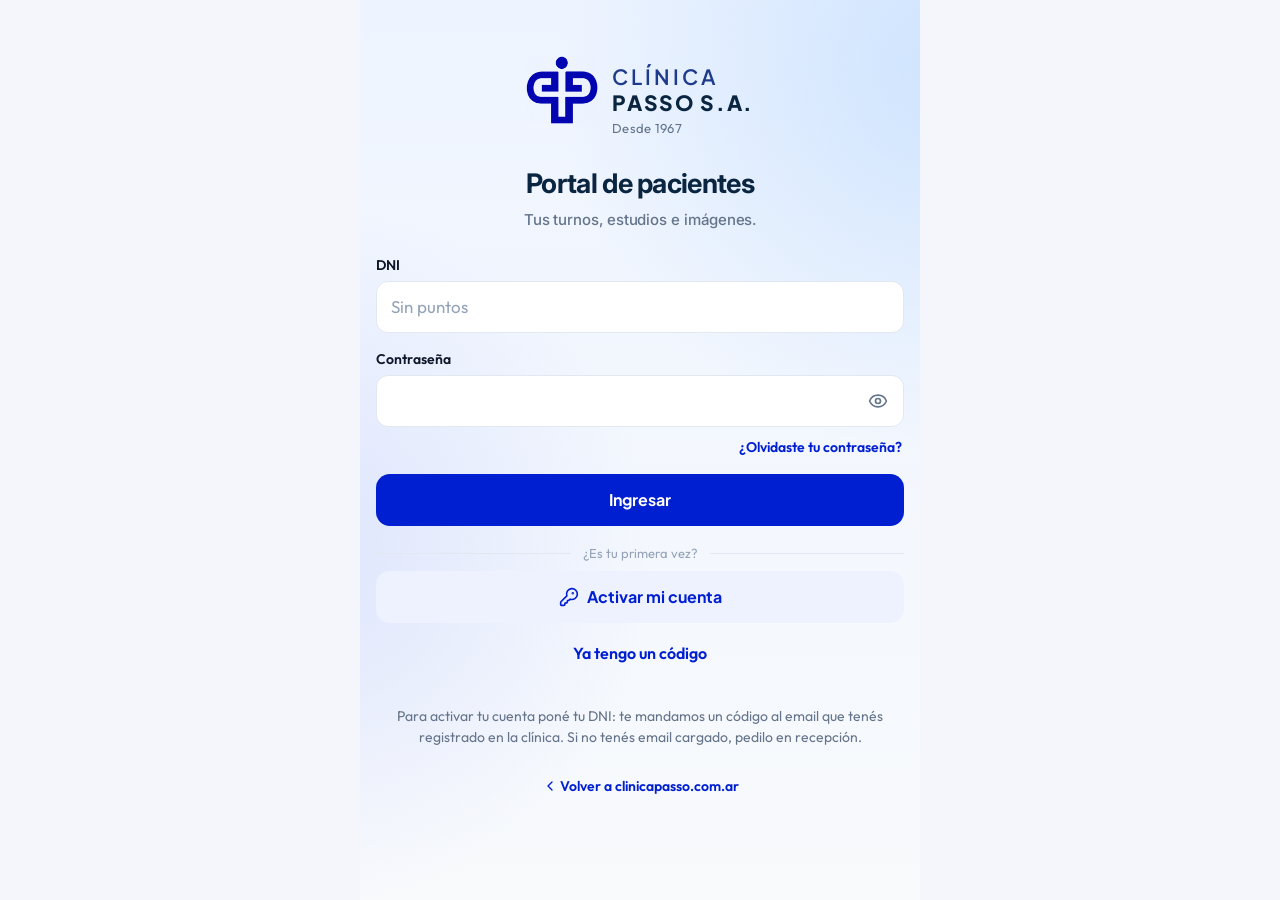
<file: pacientes/index.html>
<!DOCTYPE html>
<html lang="es">
<head>
  <meta charset="UTF-8">
  <meta name="viewport" content="width=device-width, initial-scale=1.0, viewport-fit=cover">
  <title>Portal de pacientes — Clínica Passo</title>
  <meta name="description" content="Tus turnos, estudios, imágenes y epicrisis de Clínica Passo.">
  <meta name="robots" content="noindex">
  <meta name="theme-color" content="#001FD1">
  <meta name="apple-mobile-web-app-capable" content="yes">
  <meta name="mobile-web-app-capable" content="yes">
  <meta name="apple-mobile-web-app-status-bar-style" content="default">
  <meta name="apple-mobile-web-app-title" content="Clínica Passo">
  <meta name="format-detection" content="telephone=no">
  <link rel="manifest" href="manifest.webmanifest">
  <link rel="icon" type="image/png" sizes="192x192" href="icons/icon-192.png">
  <link rel="apple-touch-icon" href="icons/apple-touch-icon.png">
  <link rel="preconnect" href="https://fonts.googleapis.com">
  <link rel="preconnect" href="https://fonts.gstatic.com" crossorigin>
  <link href="https://fonts.googleapis.com/css2?family=Inter:wght@500;600;700&family=Outfit:wght@400;500;600&family=Plus+Jakarta+Sans:wght@600;700;800&display=swap" rel="stylesheet">
  <link rel="stylesheet" href="styles.css?v=13">
</head>
<body>
  <!-- Pantalla de carga inicial: se va cuando aparece la primera pantalla -->
  <div class="pantalla-carga" id="pantallaCarga" role="status" aria-live="polite">
    <span class="spinner spinner-lg" aria-hidden="true"></span>
    <span class="cargando-texto">Cargando…</span>
  </div>
  <div class="app" id="app">
    <header class="barra" id="barra">
      <button type="button" class="barra-volver hidden" id="barraVolver" aria-label="Volver"></button>
      <a class="barra-marca" id="barraMarca" href="../" title="Ir a clinicapasso.com.ar">
        <img src="../assets/logo.jpg" alt="" class="barra-logo" onerror="this.replaceWith(Object.assign(document.createElement('span'),{className:'barra-logo barra-logo-letra',textContent:'P'}))">
        <span class="barra-marca-txt"><span class="barra-nombre">Clínica Passo S.A.</span><span class="barra-desde">Desde 1967</span></span>
      </a>
      <h1 class="barra-titulo hidden" id="barraTitulo"></h1>
      <a class="barra-avatar hidden" id="barraAvatar" href="#/perfil" aria-label="Mi cuenta"></a>
    </header>

    <main class="vista" id="vista" tabindex="-1">
      <div class="cargando"><span class="spinner"></span></div>
    </main>

    <nav class="nav hidden" id="nav" aria-label="Secciones">
      <a href="#/inicio" data-nav="inicio"><span data-ico="house"></span><span>Inicio</span></a>
      <a href="#/turnos" data-nav="turnos"><span data-ico="calendar"></span><span>Turnos</span></a>
      <a href="#/estudios" data-nav="estudios"><span data-ico="file-text"></span><span>Estudios</span></a>
    </nav>
  </div>

  <div class="toast hidden" id="toast" role="status" aria-live="polite"></div>
  <div class="capa hidden" id="capa"></div>

  <noscript><p style="padding:24px;font-family:sans-serif">Para usar el portal de pacientes de Clínica Passo necesitás activar JavaScript en el navegador.</p></noscript>

  <script src="iconos.js?v=3"></script>
  <script src="plantillas.js?v=1"></script>
  <script src="bienvenida.js?v=1"></script>
  <script src="app.js?v=12"></script>
</body>
</html>
</file>
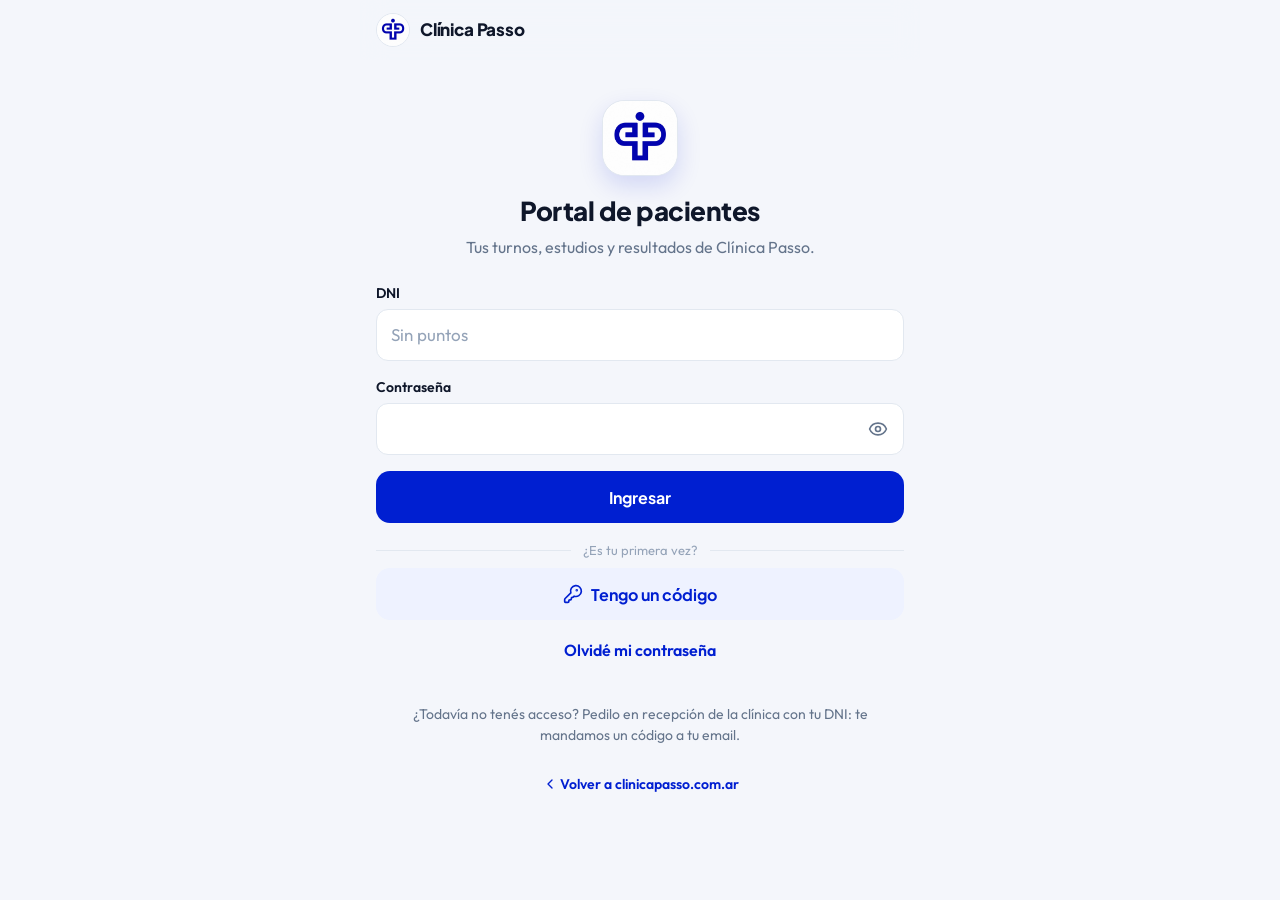
<file: clinica-passo-web/pacientes/index.html>
<!DOCTYPE html>
<html lang="es">
<head>
  <meta charset="UTF-8">
  <meta name="viewport" content="width=device-width, initial-scale=1.0, viewport-fit=cover">
  <title>Portal de pacientes — Clínica Passo</title>
  <meta name="description" content="Tus turnos, estudios, laboratorios y epicrisis de Clínica Passo.">
  <meta name="robots" content="noindex">
  <meta name="theme-color" content="#001FD1">
  <meta name="apple-mobile-web-app-capable" content="yes">
  <meta name="mobile-web-app-capable" content="yes">
  <meta name="apple-mobile-web-app-status-bar-style" content="default">
  <meta name="apple-mobile-web-app-title" content="Clínica Passo">
  <meta name="format-detection" content="telephone=no">
  <link rel="manifest" href="manifest.webmanifest">
  <link rel="icon" type="image/png" sizes="192x192" href="icons/icon-192.png">
  <link rel="apple-touch-icon" href="icons/apple-touch-icon.png">
  <link rel="preconnect" href="https://fonts.googleapis.com">
  <link rel="preconnect" href="https://fonts.gstatic.com" crossorigin>
  <link href="https://fonts.googleapis.com/css2?family=Outfit:wght@400;500;600&family=Plus+Jakarta+Sans:wght@600;700;800&display=swap" rel="stylesheet">
  <link rel="stylesheet" href="styles.css?v=1">
</head>
<body>
  <div class="app" id="app">
    <header class="barra" id="barra">
      <button type="button" class="barra-volver hidden" id="barraVolver" aria-label="Volver"></button>
      <a class="barra-marca" id="barraMarca" href="../" title="Ir a clinicapasso.com.ar">
        <img src="../assets/logo.jpg" alt="" class="barra-logo" onerror="this.replaceWith(Object.assign(document.createElement('span'),{className:'barra-logo barra-logo-letra',textContent:'P'}))">
        <span class="barra-nombre">Clínica Passo</span>
      </a>
      <h1 class="barra-titulo hidden" id="barraTitulo"></h1>
    </header>

    <main class="vista" id="vista" tabindex="-1">
      <div class="cargando"><span class="spinner"></span></div>
    </main>

    <nav class="nav hidden" id="nav" aria-label="Secciones">
      <a href="#/inicio" data-nav="inicio"><span data-ico="house"></span><span>Inicio</span></a>
      <a href="#/turnos" data-nav="turnos"><span data-ico="calendar"></span><span>Turnos</span></a>
      <a href="#/estudios" data-nav="estudios"><span data-ico="file-text"></span><span>Estudios</span></a>
      <a href="#/perfil" data-nav="perfil"><span data-ico="user-round"></span><span>Mi cuenta</span></a>
    </nav>
  </div>

  <div class="toast hidden" id="toast" role="status" aria-live="polite"></div>
  <div class="capa hidden" id="capa"></div>

  <noscript><p style="padding:24px;font-family:sans-serif">Para usar el portal de pacientes de Clínica Passo necesitás activar JavaScript en el navegador.</p></noscript>

  <script src="iconos.js?v=1"></script>
  <script src="app.js?v=1"></script>
</body>
</html>
</file>
<file: pacientes/styles.css>
/* ==========================================================================
   PORTAL DE PACIENTES — CLÍNICA PASSO
   Misma paleta y tipografías que el panel. Pensada primero para el celular.
   ========================================================================== */
:root {
  --primary: #001FD1;
  --primary-dark: #001489;
  --primary-light: #EEF2FF;
  --primary-soft: #C7D2FE;
  --navy: #06152B;
  --bg: #F4F6FB;
  --card: #FFFFFF;
  --border: #E2E8F0;
  --text-dark: #0F172A;
  --text: #334155;
  --muted: #64748B;
  --light: #94A3B8;
  --green: #047857;
  --green-bg: #D1FAE5;
  --yellow: #92400E;
  --yellow-bg: #FEF3C7;
  --red: #B91C1C;
  --red-bg: #FEE2E2;
  --gray-bg: #F1F5F9;
  --radius: 16px;
  --radius-sm: 10px;
  --shadow: 0 1px 2px rgba(15, 23, 42, 0.04), 0 2px 8px rgba(15, 23, 42, 0.05);
  --font-h: 'Plus Jakarta Sans', system-ui, sans-serif;
  --font-b: 'Outfit', system-ui, sans-serif;
  --nav-h: 64px;
  --safe-b: env(safe-area-inset-bottom, 0px);
  --safe-t: env(safe-area-inset-top, 0px);
}

* { box-sizing: border-box; -webkit-tap-highlight-color: transparent; }
html, body { margin: 0; padding: 0; }
body {
  font-family: var(--font-b); font-size: 16px; line-height: 1.45; color: var(--text);
  background: var(--bg); -webkit-font-smoothing: antialiased; min-height: 100vh; min-height: 100dvh;
  overscroll-behavior-y: none;
}
button, input, select, textarea { font: inherit; color: inherit; }
a { color: var(--primary); }
.hidden { display: none !important; }
.ic { width: 20px; height: 20px; flex-shrink: 0; display: inline-block; vertical-align: middle; }

.app { max-width: 560px; margin: 0 auto; min-height: 100vh; min-height: 100dvh; display: flex; flex-direction: column; background: var(--bg); }

/* ---------------------------------------------------------------- barra superior */
.barra {
  position: sticky; top: 0; z-index: 20; display: flex; align-items: center; gap: 10px;
  padding: calc(12px + var(--safe-t)) 16px 12px; min-height: calc(60px + var(--safe-t));
  background: rgba(244, 246, 251, 0.92); backdrop-filter: saturate(1.4) blur(12px); -webkit-backdrop-filter: saturate(1.4) blur(12px);
  border-bottom: 1px solid transparent; transition: border-color .2s;
}
.barra.con-borde { border-bottom-color: var(--border); }
.barra-marca { text-decoration: none; display: flex; align-items: center; gap: 10px; min-width: 0; }
.barra-logo { width: 34px; height: 34px; border-radius: 50%; object-fit: cover; border: 1px solid var(--border); background: #fff; }
.barra-logo-letra { display: inline-grid; place-items: center; background: var(--primary); color: #fff; font-family: var(--font-h); font-weight: 800; border: 0; }
.barra-nombre { font-family: var(--font-h); font-weight: 800; font-size: 17px; color: var(--text-dark); letter-spacing: -0.01em; }
.barra-titulo { margin: 0; font-family: var(--font-h); font-size: 18px; font-weight: 700; color: var(--text-dark); white-space: nowrap; overflow: hidden; text-overflow: ellipsis; }
.barra-volver { width: 40px; height: 40px; margin-left: -8px; border: 0; background: transparent; border-radius: 50%; display: grid; place-items: center; color: var(--text-dark); cursor: pointer; }
.barra-volver:active { background: var(--gray-bg); }
.barra-volver .ic { width: 24px; height: 24px; }

/* ---------------------------------------------------------------- contenido */
.vista { flex: 1; padding: 8px 16px calc(var(--nav-h) + var(--safe-b) + 24px); outline: none; }
.vista.sin-nav { padding-bottom: calc(32px + var(--safe-b)); }
.cargando { display: flex; flex-direction: column; align-items: center; justify-content: center; min-height: 55vh; gap: 14px; color: var(--muted); text-align: center; font-size: 14px; }

/* Ruedita de carga (la misma del panel de la clínica): 8 puntos que giran */
.spinner {
  --s: 30px;
  position: relative; display: inline-block; flex-shrink: 0; vertical-align: middle;
  width: var(--s); height: var(--s); color: var(--primary);
}
.spinner::before {
  content: ''; position: absolute; left: 50%; top: 50%;
  width: calc(var(--s) * .17); height: calc(var(--s) * .17); margin: calc(var(--s) * -.085);
  border-radius: 50%;
  box-shadow:
    0 calc(var(--s) * -.38) currentColor, calc(var(--s) * -.269) calc(var(--s) * -.269) currentColor,
    calc(var(--s) * -.38) 0 currentColor, calc(var(--s) * -.269) calc(var(--s) * .269) currentColor,
    0 calc(var(--s) * .38) currentColor, calc(var(--s) * .269) calc(var(--s) * .269) currentColor,
    calc(var(--s) * .38) 0 currentColor, calc(var(--s) * .269) calc(var(--s) * -.269) currentColor;
  box-shadow:
    0 calc(var(--s) * -.38) currentColor,
    calc(var(--s) * -.269) calc(var(--s) * -.269) color-mix(in srgb, currentColor 86%, transparent),
    calc(var(--s) * -.38) 0 color-mix(in srgb, currentColor 72%, transparent),
    calc(var(--s) * -.269) calc(var(--s) * .269) color-mix(in srgb, currentColor 58%, transparent),
    0 calc(var(--s) * .38) color-mix(in srgb, currentColor 44%, transparent),
    calc(var(--s) * .269) calc(var(--s) * .269) color-mix(in srgb, currentColor 32%, transparent),
    calc(var(--s) * .38) 0 color-mix(in srgb, currentColor 22%, transparent),
    calc(var(--s) * .269) calc(var(--s) * -.269) color-mix(in srgb, currentColor 14%, transparent);
  animation: gira .85s steps(8) infinite;
}
.spinner-lg { --s: 48px; }
@media (prefers-reduced-motion: reduce) { .spinner::before { animation-duration: 2.4s; } }

/* Pantalla completa al abrir el portal */
.pantalla-carga {
  position: fixed; inset: 0; z-index: 100; width: 100%; min-height: 100vh;
  display: flex; flex-direction: column; align-items: center; justify-content: center; gap: 16px;
  background: var(--bg); color: var(--muted); font-size: 14px; text-align: center; padding: 24px;
  transition: opacity .25s ease;
}
.pantalla-carga.saliendo { opacity: 0; pointer-events: none; }
@keyframes gira { to { transform: rotate(360deg); } }

h2.titulo { font-family: var(--font-h); font-size: 26px; font-weight: 800; color: var(--text-dark); margin: 8px 0 4px; letter-spacing: -0.02em; line-height: 1.15; }
.bajada { margin: 0 0 20px; color: var(--muted); font-size: 15px; }
.seccion { font-family: var(--font-h); font-size: 13px; font-weight: 700; color: var(--muted); text-transform: uppercase; letter-spacing: 0.06em; margin: 28px 4px 10px; display: flex; align-items: center; justify-content: space-between; }
.seccion a { text-transform: none; letter-spacing: 0; font-family: var(--font-b); font-weight: 600; font-size: 14px; text-decoration: none; }

.tarjeta { background: var(--card); border-radius: var(--radius); box-shadow: var(--shadow); border: 1px solid rgba(226, 232, 240, 0.7); }
.tarjeta + .tarjeta { margin-top: 10px; }
.accesos > .tarjeta + .tarjeta { margin-top: 0; }
.tarjeta-pad { padding: 18px; }

/* ---------------------------------------------------------------- botones y formularios */
.btn {
  display: inline-flex; align-items: center; justify-content: center; gap: 8px; width: 100%;
  min-height: 52px; padding: 12px 20px; border-radius: 14px; border: 1px solid transparent;
  font-family: var(--font-h); font-weight: 700; font-size: 16px; cursor: pointer; text-decoration: none;
  transition: transform .08s, background-color .15s, opacity .15s;
}
.btn:active { transform: scale(0.985); }
.btn:disabled { opacity: .6; cursor: default; transform: none; }
.btn-primario { background: var(--primary); color: #fff; }
.btn-primario:active { background: var(--primary-dark); }
.btn-secundario { background: var(--primary-light); color: var(--primary); }
.btn-borde { background: var(--card); color: var(--text-dark); border-color: var(--border); }
.btn-peligro { background: var(--card); color: var(--red); border-color: #FECACA; }
.btn-texto { background: transparent; color: var(--primary); min-height: 44px; font-family: var(--font-b); font-weight: 600; }
.btn-chico { min-height: 40px; padding: 8px 14px; font-size: 14px; border-radius: 10px; width: auto; }
.btn .spinner { --s: 20px; color: inherit; }
.botones { display: grid; gap: 10px; margin-top: 20px; }

.campo { display: block; margin-bottom: 16px; }
.campo > span { display: block; font-size: 14px; font-weight: 600; color: var(--text-dark); margin-bottom: 6px; }
.campo small { display: block; margin-top: 6px; font-size: 13px; color: var(--muted); }
.input {
  width: 100%; min-height: 52px; padding: 12px 14px; border-radius: 12px; border: 1.5px solid var(--border);
  background: var(--card); font-size: 17px; color: var(--text-dark); outline: none; transition: border-color .15s, box-shadow .15s;
  -webkit-appearance: none; appearance: none;
}
.input:focus { border-color: var(--primary); box-shadow: 0 0 0 4px rgba(0, 31, 209, 0.12); }
.input::placeholder { color: var(--light); }
select.input { background-image: url("data:image/svg+xml,%3Csvg xmlns='http://www.w3.org/2000/svg' width='20' height='20' viewBox='0 0 24 24' fill='none' stroke='%2364748B' stroke-width='2' stroke-linecap='round' stroke-linejoin='round'%3E%3Cpath d='m6 9 6 6 6-6'/%3E%3C/svg%3E"); background-repeat: no-repeat; background-position: right 14px center; padding-right: 44px; }
textarea.input { min-height: 96px; resize: vertical; line-height: 1.4; }
.input-codigo { font-family: 'SFMono-Regular', ui-monospace, Consolas, monospace; font-size: 26px; letter-spacing: 0.4em; text-align: center; font-weight: 700; }
.con-ojo { position: relative; }
.con-ojo .input { padding-right: 52px; }
.ojo { position: absolute; right: 4px; top: 50%; transform: translateY(-50%); width: 44px; height: 44px; border: 0; background: transparent; color: var(--muted); border-radius: 10px; cursor: pointer; display: grid; place-items: center; }

.segmentado { display: grid; grid-auto-flow: column; grid-auto-columns: 1fr; gap: 4px; background: var(--gray-bg); padding: 4px; border-radius: 12px; }
.segmentado button { min-height: 44px; border: 0; background: transparent; border-radius: 9px; font-weight: 600; font-size: 15px; color: var(--muted); cursor: pointer; }
.segmentado button.activo { background: var(--card); color: var(--text-dark); box-shadow: 0 1px 3px rgba(15,23,42,.1); }

.aviso { display: flex; gap: 10px; align-items: flex-start; padding: 14px 16px; border-radius: 12px; font-size: 15px; line-height: 1.45; margin-bottom: 16px; }
.aviso .ic { margin-top: 1px; }
.aviso-error { background: var(--red-bg); color: var(--red); }
.aviso-ok { background: var(--green-bg); color: var(--green); }
.aviso-info { background: var(--primary-light); color: var(--primary-dark); }
.aviso-neutro { background: var(--gray-bg); color: var(--text); }

/* ---------------------------------------------------------------- pantallas de ingreso */
.ingreso { padding-top: 12px; }
.ingreso-hero { text-align: center; padding: 20px 8px 24px; }
.ingreso-logo { width: 76px; height: 76px; border-radius: 22px; margin: 0 auto 16px; display: grid; place-items: center; background: #fff; border: 1px solid var(--border); overflow: hidden; box-shadow: 0 10px 24px rgba(0, 31, 209, .14); }
.ingreso-logo img { width: 100%; height: 100%; object-fit: contain; border-radius: 22px; background: #fff; }
.ingreso-hero h2 { font-family: var(--font-h); font-size: 26px; font-weight: 800; color: var(--text-dark); margin: 0 0 6px; letter-spacing: -0.02em; }
.ingreso-hero p { margin: 0; color: var(--muted); font-size: 16px; }
.ingreso-pie a { text-decoration: none; font-weight: 600; display: inline-flex; align-items: center; gap: 2px; }
.ingreso-pie a .ic { width: 16px; height: 16px; }
.ingreso-pie { margin: 28px 8px 0; text-align: center; color: var(--muted); font-size: 14px; line-height: 1.5; }
.separador { display: flex; align-items: center; gap: 12px; color: var(--light); font-size: 13px; margin: 18px 0 8px; }
.separador::before, .separador::after { content: ''; flex: 1; height: 1px; background: var(--border); }

/* ---------------------------------------------------------------- inicio */
.saludo { margin: 6px 4px 18px; }
.saludo h2 { font-family: var(--font-h); font-size: 28px; font-weight: 800; color: var(--text-dark); margin: 0; letter-spacing: -0.02em; }
.saludo p { margin: 4px 0 0; color: var(--muted); }
.proximo { background: linear-gradient(135deg, var(--primary) 0%, #1238E8 100%); color: #fff; border: 0; padding: 20px; position: relative; overflow: hidden; }
.proximo::after { content: ''; position: absolute; right: -40px; top: -40px; width: 160px; height: 160px; border-radius: 50%; background: rgba(255,255,255,.08); }
.proximo-etq { font-size: 13px; font-weight: 600; opacity: .85; text-transform: uppercase; letter-spacing: .06em; }
.proximo-fecha { font-family: var(--font-h); font-size: 24px; font-weight: 800; margin: 6px 0 2px; letter-spacing: -0.01em; }
.proximo-hora { font-family: var(--font-h); font-size: 18px; font-weight: 700; display: flex; align-items: center; gap: 6px; margin-bottom: 6px; }
.proximo-hora .ic { width: 18px; height: 18px; }
.proximo-det { opacity: .92; font-size: 15px; }
.proximo .chip { margin-top: 12px; background: rgba(255,255,255,.18); color: #fff; }
.vacio-turno { display: flex; gap: 14px; align-items: center; }
.vacio-turno .ic-caja { background: var(--primary-light); color: var(--primary); }
.accesos { display: grid; grid-template-columns: 1fr 1fr; gap: 10px; }
.acceso { display: flex; flex-direction: column; gap: 10px; padding: 16px; text-decoration: none; color: var(--text-dark); font-weight: 600; font-size: 15px; min-height: 104px; justify-content: space-between; }
.acceso:active { transform: scale(.985); }
.ic-caja { width: 42px; height: 42px; border-radius: 12px; display: grid; place-items: center; flex-shrink: 0; }
.ic-caja .ic { width: 22px; height: 22px; }
.tono-azul { background: var(--primary-light); color: var(--primary); }
.tono-verde { background: #DCFCE7; color: #15803D; }
.tono-violeta { background: #EDE9FE; color: #6D28D9; }
.tono-ambar { background: #FEF3C7; color: #B45309; }
.tono-rosa { background: #FCE7F3; color: #BE185D; }

/* ---------------------------------------------------------------- listas */
.lista { padding: 4px 0; }
.fila { display: flex; align-items: center; gap: 14px; padding: 14px 16px; text-decoration: none; color: inherit; border: 0; background: transparent; width: 100%; text-align: left; cursor: pointer; }
.fila + .fila { border-top: 1px solid var(--border); }
.fila:active { background: var(--gray-bg); }
.fila-txt { flex: 1; min-width: 0; }
.fila-tit { font-weight: 600; color: var(--text-dark); font-size: 16px; white-space: nowrap; overflow: hidden; text-overflow: ellipsis; }
.fila-sub { font-size: 14px; color: var(--muted); margin-top: 1px; }
.fila > .ic:last-child { color: var(--light); }

.chip { display: inline-flex; align-items: center; gap: 5px; padding: 4px 10px; border-radius: 999px; font-size: 13px; font-weight: 600; white-space: nowrap; }
.chip .ic { width: 14px; height: 14px; }
.chip-confirmado { background: var(--green-bg); color: var(--green); }
.chip-pendiente { background: var(--yellow-bg); color: var(--yellow); }
.chip-cancelado { background: var(--gray-bg); color: var(--muted); }
.chip-realizado { background: var(--primary-light); color: var(--primary-dark); }

/* ---------------------------------------------------------------- turnos */
.turno { display: flex; gap: 14px; padding: 16px; }
.turno-dia { width: 58px; flex-shrink: 0; text-align: center; border-radius: 12px; background: var(--primary-light); color: var(--primary); padding: 8px 0 6px; align-self: flex-start; }
.turno-dia b { display: block; font-family: var(--font-h); font-size: 24px; font-weight: 800; line-height: 1; }
.turno-dia span { display: block; font-size: 12px; font-weight: 700; text-transform: uppercase; letter-spacing: .04em; margin-top: 3px; }
.turno.pasado .turno-dia { background: var(--gray-bg); color: var(--muted); }
.turno-cuerpo { flex: 1; min-width: 0; }
.turno-esp { font-family: var(--font-h); font-weight: 700; font-size: 17px; color: var(--text-dark); }
.turno-linea { font-size: 15px; color: var(--muted); margin-top: 2px; display: flex; align-items: center; gap: 6px; }
.turno-linea .ic { width: 16px; height: 16px; }
.turno-pie { display: flex; align-items: center; justify-content: space-between; gap: 10px; margin-top: 12px; flex-wrap: wrap; }
.turno-nota { font-size: 14px; color: var(--muted); margin-top: 10px; background: var(--gray-bg); border-radius: 10px; padding: 10px 12px; line-height: 1.4; }
.btn-cancelar { border: 0; background: transparent; color: var(--red); font-weight: 600; font-size: 14px; padding: 8px 4px; cursor: pointer; }
details.pasados summary { list-style: none; cursor: pointer; }
details.pasados summary::-webkit-details-marker { display: none; }
details.pasados summary .ic { transition: transform .2s; }
details.pasados[open] summary .ic { transform: rotate(90deg); }
.flotante { position: fixed; right: max(16px, calc(50% - 280px + 16px)); bottom: calc(var(--nav-h) + var(--safe-b) + 16px); z-index: 15; width: auto; border-radius: 999px; padding: 14px 22px; box-shadow: 0 8px 20px rgba(0, 31, 209, .3); }

/* ---------------------------------------------------------------- estudios */
.filtros { display: flex; gap: 8px; overflow-x: auto; padding: 2px 2px 14px; margin: 0 -16px; padding-left: 16px; padding-right: 16px; scrollbar-width: none; }
.filtros::-webkit-scrollbar { display: none; }
.filtros button { flex-shrink: 0; min-height: 40px; padding: 8px 16px; border-radius: 999px; border: 1px solid var(--border); background: var(--card); font-weight: 600; font-size: 14px; color: var(--text); cursor: pointer; }
.filtros button.activo { background: var(--navy); border-color: var(--navy); color: #fff; }
.grupo-mes { font-size: 13px; font-weight: 700; color: var(--muted); margin: 18px 4px 8px; text-transform: capitalize; }

.doc-cab { margin: 4px 0 16px; }
.doc-cab .chip { margin-bottom: 10px; }
.doc-cab h2 { font-family: var(--font-h); font-size: 24px; font-weight: 800; color: var(--text-dark); margin: 0 0 4px; letter-spacing: -0.02em; line-height: 1.2; }
.doc-cab p { margin: 0; color: var(--muted); }
.galeria { display: grid; grid-template-columns: repeat(2, 1fr); gap: 10px; }
.miniatura { position: relative; aspect-ratio: 1; border-radius: 12px; overflow: hidden; background: var(--navy); border: 0; padding: 0; cursor: pointer; display: grid; place-items: center; color: #fff; }
.miniatura img { width: 100%; height: 100%; object-fit: cover; display: block; }
.miniatura-pdf { background: var(--card); border: 1px solid var(--border); color: var(--text-dark); text-decoration: none; padding: 12px; text-align: center; gap: 6px; align-content: center; font-size: 13px; font-weight: 600; word-break: break-word; }
.miniatura-pdf .ic { width: 34px; height: 34px; color: var(--red); }
.miniatura .spinner { color: #fff; }

.lab-toma { padding: 0; overflow: hidden; }
.lab-toma + .lab-toma { margin-top: 14px; }
.lab-fecha { display: flex; align-items: center; gap: 8px; padding: 14px 16px; font-family: var(--font-h); font-weight: 700; color: var(--text-dark); background: var(--gray-bg); }
.lab-grupo { padding: 6px 16px 10px; }
.lab-grupo + .lab-grupo { border-top: 1px solid var(--border); }
.lab-grupo h4 { margin: 10px 0 4px; font-size: 12px; font-weight: 700; color: var(--primary); text-transform: uppercase; letter-spacing: .06em; }
.lab-fila { display: flex; justify-content: space-between; gap: 12px; padding: 7px 0; font-size: 15px; }
.lab-fila + .lab-fila { border-top: 1px dashed #EEF1F5; }
.lab-fila span:first-child { color: var(--text); }
.lab-fila b { font-weight: 600; color: var(--text-dark); white-space: nowrap; font-variant-numeric: tabular-nums; }
.lab-fila b small { font-weight: 400; color: var(--muted); margin-left: 3px; font-size: 13px; }
.nota-legal { font-size: 13px; color: var(--muted); line-height: 1.5; margin: 16px 4px 0; }

.epi-bloque { padding: 16px 18px; }
.epi-bloque + .epi-bloque { border-top: 1px solid var(--border); }
.epi-bloque h4 { margin: 0 0 6px; font-size: 12px; font-weight: 700; color: var(--primary); text-transform: uppercase; letter-spacing: .06em; }
.epi-bloque p { margin: 0; white-space: pre-wrap; color: var(--text-dark); font-size: 15.5px; line-height: 1.55; }
.epi-datos { display: grid; grid-template-columns: 1fr 1fr; gap: 12px 16px; }
.epi-datos div span { display: block; font-size: 12px; color: var(--muted); }
.epi-datos div b { font-weight: 600; color: var(--text-dark); font-size: 15px; }
.epi-destacado { background: var(--primary-light); }

/* ---------------------------------------------------------------- perfil */
.datos { padding: 4px 18px; }
.dato { display: flex; justify-content: space-between; gap: 16px; padding: 13px 0; font-size: 15px; }
.dato + .dato { border-top: 1px solid var(--border); }
.dato span { color: var(--muted); }
.dato b { font-weight: 600; color: var(--text-dark); text-align: right; word-break: break-word; }

/* ---------------------------------------------------------------- navegación inferior */
.nav {
  position: fixed; left: 50%; transform: translateX(-50%); bottom: 0; z-index: 30; width: 100%; max-width: 560px;
  display: grid; grid-template-columns: repeat(4, 1fr); height: calc(var(--nav-h) + var(--safe-b)); padding-bottom: var(--safe-b);
  background: rgba(255,255,255,.96); backdrop-filter: blur(12px); -webkit-backdrop-filter: blur(12px); border-top: 1px solid var(--border);
}
.nav a { display: flex; flex-direction: column; align-items: center; justify-content: center; gap: 3px; text-decoration: none; color: var(--light); font-size: 12px; font-weight: 600; }
.nav a .ic { width: 24px; height: 24px; }
.nav a.activo { color: var(--primary); }

/* ---------------------------------------------------------------- avisos flotantes, diálogos, visor */
.toast {
  position: fixed; left: 50%; bottom: calc(var(--nav-h) + var(--safe-b) + 20px); transform: translateX(-50%); z-index: 60;
  background: var(--navy); color: #fff; padding: 12px 18px; border-radius: 12px; font-size: 15px; font-weight: 500;
  box-shadow: 0 10px 30px rgba(6,21,43,.3); max-width: calc(100% - 32px); width: max-content; text-align: center; animation: sube .2s ease-out;
}
@keyframes sube { from { opacity: 0; transform: translate(-50%, 8px); } }
.capa { position: fixed; inset: 0; z-index: 50; background: rgba(6, 21, 43, .5); display: flex; align-items: flex-end; justify-content: center; animation: aparece .15s; }
@keyframes aparece { from { opacity: 0; } }
.dialogo { background: var(--card); width: 100%; max-width: 560px; border-radius: 22px 22px 0 0; padding: 24px 20px calc(20px + var(--safe-b)); animation: sube-hoja .22s ease-out; }
@keyframes sube-hoja { from { transform: translateY(40px); opacity: .6; } }
.dialogo h3 { font-family: var(--font-h); font-size: 20px; font-weight: 800; color: var(--text-dark); margin: 0 0 8px; }
.dialogo p { margin: 0 0 4px; color: var(--text); }
.visor { position: fixed; inset: 0; z-index: 70; background: #000; display: flex; flex-direction: column; }
.visor-barra { display: flex; justify-content: space-between; align-items: center; padding: calc(10px + var(--safe-t)) 12px 10px; color: #fff; gap: 8px; }
.visor-barra a, .visor-barra button { color: #fff; background: rgba(255,255,255,.14); border: 0; border-radius: 999px; min-height: 40px; padding: 8px 14px; display: inline-flex; align-items: center; gap: 6px; font-weight: 600; font-size: 14px; text-decoration: none; cursor: pointer; }
.visor-img { flex: 1; display: grid; place-items: center; overflow: auto; padding-bottom: var(--safe-b); }
.visor-img img { max-width: 100%; max-height: 100%; object-fit: contain; touch-action: pinch-zoom; }

@media (min-width: 600px) {
  .capa { align-items: center; }
  .dialogo { border-radius: 22px; max-width: 440px; }
}

/* ---------------------------------------------------------------- impresión (epicrisis y laboratorio) */
@media print {
  body { background: #fff; }
  .barra, .nav, .toast, .no-imprimir, .flotante { display: none !important; }
  .vista { padding: 0; }
  .tarjeta { box-shadow: none; border: 1px solid #ddd; break-inside: avoid; }
  .solo-impresion { display: block !important; }
}
.solo-impresion { display: none; }

/* ---------- Pedir turno: horarios libres ---------- */
.horas { display: flex; flex-direction: column; gap: 14px; padding: 14px; border: 1.5px solid var(--border); border-radius: 12px; background: var(--card); }
.horas-msg { margin: 0; color: var(--muted); font-size: 15px; display: flex; align-items: flex-start; gap: 8px; }
.horas-msg.aviso { color: var(--yellow); font-weight: 600; }
.horas-msg svg { width: 18px; height: 18px; flex: none; margin-top: 2px; }
.horas-grupo > span { display: block; font-size: 12px; font-weight: 700; text-transform: uppercase; letter-spacing: 0.06em; color: var(--muted); margin-bottom: 8px; }
.horas-chips { display: grid; grid-template-columns: repeat(auto-fill, minmax(76px, 1fr)); gap: 8px; }
.hora {
  min-height: 46px; border-radius: 10px; border: 1.5px solid var(--border); background: var(--card);
  font: inherit; font-size: 16px; font-weight: 600; color: var(--text-dark); cursor: pointer;
}
.hora:hover { border-color: var(--primary-soft); }
.hora:focus-visible { outline: none; box-shadow: 0 0 0 3px var(--primary-soft); }
.hora.activo { background: var(--primary); border-color: var(--primary); color: #fff; }
.suave { color: var(--muted); font-weight: 400; }

/* ---------- Receta (copia para el paciente) ---------- */
@font-face { font-family: 'Pinyon Script Passo'; font-style: normal; font-weight: 400; font-display: block;
  src: url('fonts/pinyon-script.woff2') format('woff2'); }
.receta { padding: 20px 18px 22px; margin-top: 4px; }
.receta-cab { text-align: center; padding-bottom: 10px; border-bottom: 3px double var(--text-dark); }
.receta-clinica { font-family: 'Pinyon Script Passo', 'Edwardian Script ITC', 'Palace Script MT', 'Monotype Corsiva', 'Times New Roman', serif; font-size: 32px; line-height: 1.1; color: var(--text-dark); }
.receta-dir { font-size: 12px; letter-spacing: .06em; margin-top: 2px; color: var(--text-dark); }
.receta-medico { font-size: 13px; color: var(--muted); margin-top: 6px; }
.receta-datos { display: flex; flex-wrap: wrap; gap: 8px 22px; padding: 12px 0 4px; }
.receta-datos span, .receta-dx span { display: block; font-size: 11px; font-weight: 700; text-transform: uppercase; letter-spacing: .06em; color: var(--muted); }
.receta-datos b { font-size: 16px; color: var(--text-dark); }
.receta-rp { font-family: 'Pinyon Script Passo', 'Edwardian Script ITC', 'Palace Script MT', 'Monotype Corsiva', 'Times New Roman', serif; font-size: 30px; margin: 10px 0 4px; color: var(--text-dark); }
.receta-texto { font-size: 17px; line-height: 1.7; color: var(--text-dark); padding-left: 14px; overflow-wrap: anywhere; }
.receta-dx { margin: 22px 0 0 14px; padding-top: 10px; border-top: 1px solid var(--border); font-size: 15px; color: var(--text-dark); }
@media print { .receta { border: 0 !important; padding: 0; } }


/* ==========================================================================
   HOJAS DE LABORATORIO Y EPICRISIS — mismos estilos que el panel de la clínica
   (copiados de su styles.css). La hoja se dibuja a tamaño A4 y se achica para
   entrar en la pantalla del celular.
   ========================================================================== */
.hoja-marco { position: relative; width: 100%; overflow: hidden; margin-top: 4px; border-radius: 10px; background: #E2E8F0; }
.hoja-escala { transform-origin: top left; }
.hoja-escala .foja-visor, .hoja-escala .lab-sheet-screen { margin: 0; }
.hoja-escala .lab-sheet-screen .lab-print-container { margin: 0 auto; box-shadow: none; }
.hoja-escala .foja-visor { border-radius: 0; }
.lab-val { display: block; text-align: center; font-weight: 600; }
.lab-val-inline { display: inline; font-weight: 600; }
.foja-page { background: #fff; color: #111; font-family: Arial, Helvetica, sans-serif; }

.lab-print-container {background: white;
  padding: 10px;
  color: #000;
  font-family: Arial, Helvetica, sans-serif;
  overflow-x: auto;}
.lab-table {width: 100%;
  border-collapse: collapse;
  font-size: 0.7rem;}
.lab-table th, .lab-table td {border: 1px solid #333;
  padding: 2px;
  text-align: center;
  vertical-align: middle;}
.lab-header-left {text-align: left !important; padding: 10px !important;}
.lab-title {font-size: 1.1rem; font-weight: bold;}
.lab-subtitle {font-size: 0.85rem; font-weight: normal;}
.lab-header-center {text-align: center !important;}
.lab-logo-box {border: 2px solid #000; display: inline-flex; align-items: center; justify-content: center; padding: 2px 8px; font-weight: bold; font-size: 1.2rem; letter-spacing: -2px;}
.lab-header-right {text-align: right !important; padding: 10px !important; font-weight: normal;}
.lab-input-inline {border: none;
  border-bottom: 1px dotted #333;
  background: transparent;
  color: #000;
  font-family: inherit;
  font-size: inherit;
  outline: none;
  width: 180px;}
.lab-patient-name, .lab-patient-bed {background: #f0f0f0;
  padding: 6px !important;}
.lab-fechas-label {text-align: right !important; font-weight: bold; background: #f0f0f0;}
.lab-date-input {width: 100%;
  border: none;
  text-align: center;
  background: transparent;
  outline: none;
  font-weight: bold;}
.lab-category-vertical {width: 30px;
  background: #f9f9f9;
  letter-spacing: 1px;
  line-height: 1.2;}
.lab-category-rotated {background: #f9f9f9;  writing-mode: vertical-rl;  transform: rotate(180deg);  text-align: center;  vertical-align: middle;}
.lab-category-horizontal {background: #f9f9f9;}
.lab-test-name {text-align: left !important;
  font-weight: bold;
  white-space: nowrap;
  padding-left: 8px !important;}
.lab-normal {font-size: 0.7rem;
  color: #555;
  white-space: nowrap;}
.lab-input-cell {padding: 0 !important;
  width: 12%;}
.lab-input-wrapper {display: flex;
  align-items: center;
  justify-content: space-between;
  width: 100%;
  height: 100%;
  padding: 2px 4px;}
.lab-input-wrapper input {flex: 1;
  border: none;
  background: transparent;
  outline: none;
  text-align: center;
  width: 100%;}
.lab-unit {font-size: 0.65rem;
  color: #777;
  margin-left: 2px;}
.lab-sheet-screen .lab-print-container {width: 100%;
  max-width: 794px;            
  margin: 12px auto;
  padding: 18px 20px;
  box-sizing: border-box;
  background: #fff;
  box-shadow: 0 2px 10px rgba(15, 23, 42, 0.15);
  overflow-x: auto;}
.lab-print-container .lab-table {width: 100%;
  table-layout: fixed;
  border-collapse: collapse;
  font-size: 11px;}
.lab-print-container .lab-table th, .lab-print-container .lab-table td {border: 1px solid #333;
  padding: 1px 3px;
  height: 19px;
  line-height: 1.1;
  text-align: center;
  vertical-align: middle;
  overflow: hidden;}
.lab-print-container .lab-category-vertical, .lab-print-container .lab-category-horizontal, .lab-print-container .lab-category-rotated {width: 5%;}
.lab-print-container .lab-test-name {width: 14%;}
.lab-print-container .lab-normal {width: 10%; font-size: 10px;}
.lab-print-container .lab-input-cell {width: 11.8%;}
.lab-print-container .lab-category-vertical {font-size: 9px;
  line-height: 1;
  letter-spacing: 0;}
.lab-print-container .lab-category-horizontal {font-size: 8px;
  line-height: 1.1;
  word-break: break-word;}
.lab-print-container .lab-header-left, .lab-print-container .lab-header-right {padding: 4px 6px !important;}
.lab-print-container .lab-title {font-size: 14px;}
.lab-print-container .lab-subtitle {font-size: 11px;}
.lab-print-container .lab-logo-box img {height: 38px !important;}
.lab-print-container .lab-input-inline {width: 60%;}
.lab-print-container .lab-input-wrapper {padding: 0 2px; height: 100%;}
.lab-print-container .lab-input-wrapper input, .lab-print-container .lab-input-cell > input {width: 100%;
  min-width: 0;
  border: none;
  background: transparent;
  outline: none;
  text-align: center;
  font-size: 11px;
  padding: 0;}
.lab-print-container .lab-input-cell input:focus, .lab-print-container .lab-date-input:focus, .lab-print-container .lab-input-inline:focus {background: #EFF6FF;}
.lab-print-container .lab-unit {font-size: 8px;}
.lab-print-container .lab-date-input {font-size: 10px;}
.lab-print-container .lab-val {flex: 1;
  display: inline-block;
  min-width: 0;
  text-align: center;
  font-weight: 600;
  color: #000;
  white-space: nowrap;
  overflow: hidden;
  text-overflow: ellipsis;}
.lab-print-container .lab-val-inline {flex: none;
  text-align: left;
  margin-left: 4px;
  min-width: 60px;
  border-bottom: 1px dotted #333;}
.lab-print-container .lab-val-date {font-weight: 700;}
.foja-page {font-family: Arial, Helvetica, sans-serif; color: #000; background: #fff;
  font-size: 10pt; line-height: 1.25;}
.foja-membrete {display: flex; align-items: center; gap: 10px; border-bottom: 1.2pt solid #000; padding-bottom: 6px; margin-bottom: 8px;}
.foja-logo {width: 44px; height: 44px; object-fit: contain;}
.foja-membrete-nombre {font-family: Georgia, 'Times New Roman', serif; font-size: 16pt; font-weight: bold; letter-spacing: 0.02em;}
.foja-membrete-dir {font-size: 7.5pt; font-style: italic;}
.foja-membrete-inst {font-size: 10pt; font-weight: bold; letter-spacing: 0.04em; margin-top: 2px;}
.foja-titulo {text-align: center; font-size: 13pt; font-weight: bold; letter-spacing: 0.06em; margin: 4px 0 8px;}
.foja-titulo-izq {text-align: left; margin: 0; flex: 3;}
.foja-fila {display: flex; gap: 12px; border-bottom: 0.7pt solid #000; padding: 4px 0 2px; align-items: flex-end;}
.foja-fila-titulo {align-items: center;}
.foja-campo {flex: 1; display: flex; gap: 6px; align-items: baseline; min-width: 0;}
.foja-campo.flex2 {flex: 2;}
.foja-campo.flex3 {flex: 3;}
.foja-lbl {font-size: 8pt; font-weight: bold; white-space: nowrap;}
.foja-val {font-size: 10pt; overflow-wrap: anywhere;}
.foja-multilinea .foja-val {min-height: 30px;}
.foja-firma {margin-top: auto; padding-top: 30px; width: 60%; font-size: 8.5pt; text-align: center;}
.foja-firma-der {margin: 10px 0 8px auto; width: 45%; padding-top: 24px;}
.foja-firma-linea {border-top: 0.8pt dotted #000; margin-bottom: 3px;}
.foja-visor {background: #E2E8F0; padding: 14px; border-radius: 10px; display: flex; flex-direction: column; gap: 14px;}
.foja-visor .foja-page {max-width: 794px; width: 100%; margin: 0 auto; padding: 28px 32px; box-shadow: 0 2px 10px rgba(15, 23, 42, 0.15); box-sizing: border-box;}
.pl-page {display: flex; flex-direction: column;}
.pl-imp-seccion {margin-top: 8px; padding: 2px 6px; background: #F1F5F9; border: 0.6pt solid #000; border-bottom: none;
  font-size: 8.5pt; font-weight: bold; letter-spacing: 0.04em;
  -webkit-print-color-adjust: exact; print-color-adjust: exact;}
.pl-imp-bloque {border-bottom: 0.7pt solid #000; padding: 4px 0;}
.pl-imp-texto {font-size: 10pt; margin-top: 2px;}
.pl-imp-checks {display: grid; grid-template-columns: repeat(3, 1fr); gap: 2px 10px; padding: 4px 0; border-bottom: 0.7pt solid #000; font-size: 9pt;}
.pl-imp-tabla {width: 100%; border-collapse: collapse; margin: 2px 0 4px; table-layout: fixed;}
.pl-imp-tabla th, .pl-imp-tabla td {border: 0.6pt solid #000; padding: 2px 4px; font-size: 9pt; text-align: left; overflow-wrap: anywhere;}
.pl-imp-tabla th {font-size: 8pt; background: #F1F5F9; -webkit-print-color-adjust: exact; print-color-adjust: exact;}
.pl-imp-tabla td {height: 16px;}
.pl-page .foja-firma-der {margin-top: 24px;}
.pl-page .foja-fila {flex-wrap: wrap; row-gap: 3px; column-gap: 14px;}
.pl-page .foja-campo {flex: 1 1 auto;}
.pl-page .foja-campo.flex3 {flex: 3 1 60%;}
.pl-page .foja-val {white-space: nowrap;}
.pl-page .foja-campo.flex3 .foja-val {white-space: normal;}



.doc-firma-img {display: block; margin: 0 auto -6px; max-width: 85%; max-height: 17mm; object-fit: contain; -webkit-print-color-adjust: exact; print-color-adjust: exact;}
.doc-firma-col {display: flex; flex-direction: column; align-items: center;}
.foja-firma .doc-firma-img {max-height: 16mm;}
.foja-visor .receta-page {min-height: 1040px;}
.receta-col-arriba .doc-firma-img {display: block; margin: 0; max-width: 100%; max-height: 22mm; object-fit: contain; object-position: center bottom;}

@media print {
  /* Igual que al imprimir desde el panel */
  @page { size: A4 portrait; margin: 5mm; }
  .app { max-width: none !important; margin: 0 !important; background: #fff !important; }
  .vista { padding: 0 !important; }
  .hoja-marco { height: auto !important; overflow: visible; background: none; border-radius: 0; margin: 0; }
  .hoja-escala { transform: none !important; width: auto !important; }
  .hoja-escala .foja-visor { background: none; padding: 0; }
  .hoja-escala .foja-page { width: 196mm !important; max-width: none !important; min-height: 0; padding: 2mm 1mm !important; box-shadow: none !important; margin: 0 !important; break-inside: avoid; }
  .hoja-escala .lab-print-sheet { width: 200mm !important; height: 285mm !important; overflow: hidden !important; margin: 0 !important; padding: 0 !important; background: none !important; break-inside: avoid; }
  .hoja-escala .lab-print-sheet .lab-print-container { width: 100% !important; max-width: none !important; height: 100% !important; margin: 0 !important; padding: 0 !important; box-shadow: none !important; overflow: hidden !important; }
  .hoja-escala .lab-print-sheet .lab-table { width: 100% !important; height: 100% !important; table-layout: fixed !important; border-collapse: collapse !important; font-size: 7.5pt !important; }
  .hoja-escala .lab-print-sheet .lab-table th, .hoja-escala .lab-print-sheet .lab-table td { padding: 0 2px !important; height: auto !important; font-size: 7.5pt !important; line-height: 1.05 !important; color: #000 !important; border: 0.6pt solid #000 !important; -webkit-print-color-adjust: exact; print-color-adjust: exact; }
  .hoja-escala .lab-print-sheet .lab-category-vertical { font-size: 6.5pt !important; line-height: 1 !important; }
  .hoja-escala .lab-print-sheet .lab-category-horizontal { font-size: 6pt !important; }
  .hoja-escala .lab-print-sheet .lab-normal { font-size: 6.5pt !important; }
  .hoja-escala .lab-print-sheet .lab-unit { font-size: 5.5pt !important; color: #333 !important; }
  .hoja-escala .lab-print-sheet .lab-title { font-size: 10pt !important; }
  .hoja-escala .lab-print-sheet .lab-subtitle { font-size: 7.5pt !important; }
  .hoja-escala .lab-print-sheet .lab-logo-box img { height: 9mm !important; }
  .hoja-escala .lab-print-sheet .lab-input-wrapper { height: auto !important; padding: 0 !important; }
}

/* Código de atención (el paciente se lo dice al médico al terminar) */
.codigo-atencion { margin: 12px 0 4px; padding: 14px 14px 12px; border-radius: 14px; background: var(--primary-light); border: 1.5px dashed var(--primary-soft); text-align: center; }
.codigo-atencion.grande { margin: 0 0 14px; padding: 18px 16px 16px; background: #fff; border: 2px solid var(--primary); box-shadow: 0 8px 22px rgba(0, 31, 209, .10); }
.codigo-etq { display: flex; align-items: center; justify-content: center; gap: 6px; font-size: 13px; font-weight: 700; color: var(--primary-dark); text-transform: uppercase; letter-spacing: .04em; }
.codigo-etq svg { width: 16px; height: 16px; flex: none; }
.codigo-num { display: flex; justify-content: center; gap: 8px; margin: 10px 0 8px; }
.codigo-num span { display: grid; place-items: center; width: 46px; height: 56px; border-radius: 10px; background: #fff; border: 1.5px solid var(--primary-soft); font-family: var(--font-h); font-size: 32px; font-weight: 700; color: var(--navy); font-variant-numeric: tabular-nums; }
.codigo-atencion.grande .codigo-num span { width: 58px; height: 70px; font-size: 42px; background: var(--primary-light); border-color: transparent; }
.codigo-ayuda { font-size: 14px; color: var(--text); line-height: 1.4; }
.turno-linea.verificada { color: var(--green); font-weight: 600; }
.codigo-turno { margin-top: 4px; font-size: 14px; color: var(--muted); }

/* ---------------------------------------------------------------- inicio rediseñado (v7) */
/* Cabecera: logo + "Desde 1967" + avatar; en el inicio, un degradado azul muy suave abraza marca, avatar y saludo */
.barra-marca-txt { display: flex; flex-direction: column; min-width: 0; line-height: 1.1; }
.barra-nombre { text-transform: uppercase; font-size: 15px; letter-spacing: 0.02em; color: #0A2540; white-space: nowrap; overflow: hidden; text-overflow: ellipsis; }
.barra-desde { font-size: 12px; font-weight: 500; color: var(--muted); margin-top: 2px; }
.barra-avatar {
  margin-left: auto; flex-shrink: 0; width: 40px; height: 40px; border-radius: 50%; display: grid; place-items: center;
  background: linear-gradient(135deg, #1E3A8A, #4F46E5); color: #fff; font-family: var(--font-h); font-weight: 700; font-size: 15px;
  text-decoration: none; text-transform: uppercase; border: 2px solid #fff; box-shadow: 0 2px 10px rgba(30, 58, 138, .22);
}
.app.en-inicio { background: linear-gradient(180deg, #E6EDFF 0, #EEF2FD 140px, #F8FAFC 300px); }
.app.en-inicio .barra { background: rgba(230, 237, 255, .82); }
.app.en-inicio .saludo h2 { color: #0A2540; }
.app.en-inicio .saludo p { color: #6B7280; }

/* Próximo turno: degradado azul real → violeta con curvas traslúcidas */
.proximo {
  background: linear-gradient(135deg, #1E3A8A 0%, #2F55D4 55%, #6D4AE8 100%); border-radius: 22px; padding: 22px;
  box-shadow: 0 10px 28px -10px rgba(30, 58, 138, .55);
}
.proximo::after { right: -50px; top: -70px; width: 200px; height: 200px; background: rgba(255,255,255,.10); }
.proximo::before { content: ''; position: absolute; left: -60px; bottom: -90px; width: 220px; height: 160px; border-radius: 50%; background: rgba(255,255,255,.07); }
.proximo-curva { position: absolute; right: 18%; bottom: -60px; width: 140px; height: 140px; border-radius: 50%; border: 18px solid rgba(255,255,255,.06); pointer-events: none; }
.proximo > *:not(.proximo-curva) { position: relative; z-index: 1; }
.proximo-fecha { font-size: 26px; }
.proximo .chip { background: rgba(255,255,255,.2); border: 1px solid rgba(255,255,255,.35); backdrop-filter: blur(6px); -webkit-backdrop-filter: blur(6px); }

/* Accesos rápidos con foto: dos cuadradas arriba, una ancha abajo */
.accesos-foto { display: grid; grid-template-columns: 1fr 1fr; gap: 12px; }
.acceso-card {
  display: flex; flex-direction: column; overflow: hidden; text-decoration: none; color: #0A2540; border-radius: 18px;
  box-shadow: 0 1px 2px rgba(15,23,42,.04), 0 8px 22px -12px rgba(15,23,42,.18); transition: transform .12s;
}
.accesos-foto > .tarjeta + .tarjeta { margin-top: 0; }
.acceso-card:active { transform: scale(.985); }
.acceso-foto { position: relative; display: grid; place-items: center; aspect-ratio: 4 / 3; overflow: hidden; }
.acceso-foto img { position: absolute; inset: 0; width: 100%; height: 100%; object-fit: cover; }
.acceso-foto .acceso-foto-ic { width: 46px; height: 46px; opacity: .55; }
.acceso-pie { display: flex; align-items: flex-end; justify-content: space-between; gap: 8px; padding: 12px 12px 14px 14px; }
.acceso-pie b { font-family: var(--font-h); font-weight: 700; font-size: 16px; line-height: 1.2; }
.acceso-pie .ic-caja { width: 38px; height: 38px; border-radius: 11px; }
.acceso-ancho { grid-column: 1 / -1; flex-direction: row; min-height: 118px; }
.acceso-ancho .acceso-pie { flex: 1; flex-direction: column-reverse; align-items: flex-start; justify-content: center; gap: 10px; padding: 16px; }
.acceso-ancho .acceso-foto { flex: 1; aspect-ratio: auto; }

/* Barra de abajo: 3 pestañas ("Mi cuenta" pasó al avatar de arriba) */
.nav { grid-template-columns: repeat(3, 1fr); box-shadow: 0 -6px 24px rgba(15, 23, 42, .06); }

/* ---------------------------------------------------------------- bienvenida al entrar (bienvenida.js) */
.bv { position: fixed; inset: 0; z-index: 200; background: var(--bv-fondo); overflow: hidden; cursor: pointer; transition: opacity .4s ease .45s; }
.bv svg { width: 100%; height: 100%; display: block; }
.bv-sube { transform: translateY(calc(var(--bv-r) * .6)); animation: bv-sube var(--bv-escribe) cubic-bezier(.2, .7, .2, 1) forwards; }
.bv-sol { transition: transform .75s cubic-bezier(.55, 0, .2, 1); }
.bv-listo .bv-sol { animation: bv-latido .6s cubic-bezier(.3, 1.6, .4, 1); }
.bv-leyenda { fill: var(--bv-luz); font-family: var(--font-h); font-weight: 600; letter-spacing: .02em; opacity: 0; animation: bv-aparece .6s ease calc(var(--bv-escribe) * .55) forwards; }
.bv-palabra path {
  fill: none; stroke: var(--bv-tinta); stroke-linecap: round; stroke-linejoin: round;
  stroke-dasharray: 1 1; stroke-dashoffset: 1; opacity: 0;
  animation-name: bv-tinta; animation-timing-function: cubic-bezier(.45, 0, .2, 1); animation-fill-mode: both;
}
.bv-letra { transition: transform .75s cubic-bezier(.4, 0, .7, .4), opacity .45s ease .15s; }
.bv-sale { opacity: 0; pointer-events: none; }
.bv-sale .bv-sol { transform: scale(var(--bv-cubre)); }
.bv-sale .bv-letra { transform: translate(var(--fx), var(--fy)) rotate(var(--fr)); opacity: 0; }
@keyframes bv-sube { to { transform: translateY(0); } }
@keyframes bv-tinta { 0% { opacity: 0; stroke-dashoffset: 1; } 1% { opacity: 1; } 100% { opacity: 1; stroke-dashoffset: 0; } }
@keyframes bv-latido { 0% { transform: scale(1); } 35% { transform: scale(1.05); } 100% { transform: scale(1); } }
@keyframes bv-aparece { to { opacity: .92; } }
/* Reducir movimiento: todo quieto y escrito, se va con un fundido */
.bv-quieto .bv-sube, .bv-quieto .bv-leyenda, .bv-quieto .bv-palabra path { animation: none; transform: none; opacity: 1; stroke-dashoffset: 0; }
.bv-quieto .bv-sol, .bv-quieto .bv-letra { transition: none; transform: none; }
.bv-quieto.bv-sale { transition: opacity .4s ease; }

/* ---------------------------------------------------------------- ingreso rediseñado (v9) */
.app.en-ingreso {
  background:
    radial-gradient(circle at 105% 8%, rgba(147, 197, 253, .35) 0, transparent 38%),
    radial-gradient(circle at -10% 62%, rgba(165, 180, 252, .28) 0, transparent 42%),
    linear-gradient(180deg, #EEF4FF 0, #F8FAFC 100%);
}
.app.en-ingreso .vista { padding-top: calc(24px + var(--safe-t)); }
.ingreso-marca { display: inline-flex; align-items: center; gap: 12px; margin-bottom: 22px; text-align: left; }
.ingreso-marca img { height: 50px; width: auto; } /* logo PNG transparente (img/logo.png), sin recuadro */
.ingreso-marca b { display: block; font-family: var(--font-h); font-weight: 800; font-size: 17px; letter-spacing: .06em; text-transform: uppercase; color: #0A2540; line-height: 1.15; }
.ingreso-marca span { display: block; font-size: 13px; color: var(--muted); margin-top: 2px; }
.olvide { display: block; text-align: right; font-size: 14px; font-weight: 600; text-decoration: none; margin: -6px 2px 16px; }

/* ingreso v10: marca en 3 renglones (CLÍNICA / PASSO S.A. / Desde 1967), sin tarjeta: directo sobre el fondo */
.ingreso-marca { gap: 14px; }
.ingreso-marca img { height: 68px; }
.ingreso-marca-txt { display: flex; flex-direction: column; line-height: 1.05; }
.ingreso-marca-txt .im-1 { font-family: var(--font-h); font-weight: 600; font-size: 21px; letter-spacing: .14em; text-transform: uppercase; color: #1E3A8A; }
.ingreso-marca-txt .im-2 { font-family: var(--font-h); font-weight: 800; font-size: 21px; letter-spacing: .08em; text-transform: uppercase; color: #0A2540; margin-top: 3px; }
.ingreso-marca-txt .im-3 { font-size: 13px; color: var(--muted); margin-top: 6px; letter-spacing: .02em; }
@media (max-width: 360px) { .ingreso-marca img { height: 56px; } .ingreso-marca-txt .im-1, .ingreso-marca-txt .im-2 { font-size: 18px; } }

/* ingreso v11: logo centrado con CLÍNICA / PASSO S.A. ("Desde 1967" cuelga abajo) y título en Inter, más sobrio */
.ingreso-marca-txt { position: relative; }
.ingreso-marca-txt .im-3 { position: absolute; top: 100%; left: 0; white-space: nowrap; }
.ingreso-marca { margin-bottom: 40px; }
.ingreso-hero h2 { font-family: 'Inter', system-ui, sans-serif; font-weight: 700; font-size: 27px; letter-spacing: -0.025em; color: #0A2540; }
.ingreso-hero p { font-family: 'Inter', system-ui, sans-serif; font-weight: 500; font-size: 15px; letter-spacing: -0.005em; }
</file>
<file: clinica-passo-web/pacientes/styles.css>
/* ==========================================================================
   APP DEL PACIENTE — CLÍNICA PASSO
   Misma paleta y tipografías que el panel. Pensada primero para el celular.
   ========================================================================== */
:root {
  --primary: #001FD1;
  --primary-dark: #001489;
  --primary-light: #EEF2FF;
  --primary-soft: #C7D2FE;
  --navy: #06152B;
  --bg: #F4F6FB;
  --card: #FFFFFF;
  --border: #E2E8F0;
  --text-dark: #0F172A;
  --text: #334155;
  --muted: #64748B;
  --light: #94A3B8;
  --green: #047857;
  --green-bg: #D1FAE5;
  --yellow: #92400E;
  --yellow-bg: #FEF3C7;
  --red: #B91C1C;
  --red-bg: #FEE2E2;
  --gray-bg: #F1F5F9;
  --radius: 16px;
  --radius-sm: 10px;
  --shadow: 0 1px 2px rgba(15, 23, 42, 0.04), 0 2px 8px rgba(15, 23, 42, 0.05);
  --font-h: 'Plus Jakarta Sans', system-ui, sans-serif;
  --font-b: 'Outfit', system-ui, sans-serif;
  --nav-h: 64px;
  --safe-b: env(safe-area-inset-bottom, 0px);
  --safe-t: env(safe-area-inset-top, 0px);
}

* { box-sizing: border-box; -webkit-tap-highlight-color: transparent; }
html, body { margin: 0; padding: 0; }
body {
  font-family: var(--font-b); font-size: 16px; line-height: 1.45; color: var(--text);
  background: var(--bg); -webkit-font-smoothing: antialiased; min-height: 100vh; min-height: 100dvh;
  overscroll-behavior-y: none;
}
button, input, select, textarea { font: inherit; color: inherit; }
a { color: var(--primary); }
.hidden { display: none !important; }
.ic { width: 20px; height: 20px; flex-shrink: 0; display: inline-block; vertical-align: middle; }

.app { max-width: 560px; margin: 0 auto; min-height: 100vh; min-height: 100dvh; display: flex; flex-direction: column; background: var(--bg); }

/* ---------------------------------------------------------------- barra superior */
.barra {
  position: sticky; top: 0; z-index: 20; display: flex; align-items: center; gap: 10px;
  padding: calc(12px + var(--safe-t)) 16px 12px; min-height: calc(60px + var(--safe-t));
  background: rgba(244, 246, 251, 0.92); backdrop-filter: saturate(1.4) blur(12px); -webkit-backdrop-filter: saturate(1.4) blur(12px);
  border-bottom: 1px solid transparent; transition: border-color .2s;
}
.barra.con-borde { border-bottom-color: var(--border); }
.barra-marca { text-decoration: none; display: flex; align-items: center; gap: 10px; min-width: 0; }
.barra-logo { width: 34px; height: 34px; border-radius: 50%; object-fit: cover; border: 1px solid var(--border); background: #fff; }
.barra-logo-letra { display: inline-grid; place-items: center; background: var(--primary); color: #fff; font-family: var(--font-h); font-weight: 800; border: 0; }
.barra-nombre { font-family: var(--font-h); font-weight: 800; font-size: 17px; color: var(--text-dark); letter-spacing: -0.01em; }
.barra-titulo { margin: 0; font-family: var(--font-h); font-size: 18px; font-weight: 700; color: var(--text-dark); white-space: nowrap; overflow: hidden; text-overflow: ellipsis; }
.barra-volver { width: 40px; height: 40px; margin-left: -8px; border: 0; background: transparent; border-radius: 50%; display: grid; place-items: center; color: var(--text-dark); cursor: pointer; }
.barra-volver:active { background: var(--gray-bg); }
.barra-volver .ic { width: 24px; height: 24px; }

/* ---------------------------------------------------------------- contenido */
.vista { flex: 1; padding: 8px 16px calc(var(--nav-h) + var(--safe-b) + 24px); outline: none; }
.vista.sin-nav { padding-bottom: calc(32px + var(--safe-b)); }
.cargando { display: grid; place-items: center; padding: 64px 0; gap: 14px; color: var(--muted); text-align: center; font-size: 14px; }
.spinner { width: 28px; height: 28px; border-radius: 50%; border: 3px solid var(--primary-soft); border-top-color: var(--primary); animation: gira .8s linear infinite; }
@keyframes gira { to { transform: rotate(360deg); } }

h2.titulo { font-family: var(--font-h); font-size: 26px; font-weight: 800; color: var(--text-dark); margin: 8px 0 4px; letter-spacing: -0.02em; line-height: 1.15; }
.bajada { margin: 0 0 20px; color: var(--muted); font-size: 15px; }
.seccion { font-family: var(--font-h); font-size: 13px; font-weight: 700; color: var(--muted); text-transform: uppercase; letter-spacing: 0.06em; margin: 28px 4px 10px; display: flex; align-items: center; justify-content: space-between; }
.seccion a { text-transform: none; letter-spacing: 0; font-family: var(--font-b); font-weight: 600; font-size: 14px; text-decoration: none; }

.tarjeta { background: var(--card); border-radius: var(--radius); box-shadow: var(--shadow); border: 1px solid rgba(226, 232, 240, 0.7); }
.tarjeta + .tarjeta { margin-top: 10px; }
.accesos > .tarjeta + .tarjeta { margin-top: 0; }
.tarjeta-pad { padding: 18px; }

/* ---------------------------------------------------------------- botones y formularios */
.btn {
  display: inline-flex; align-items: center; justify-content: center; gap: 8px; width: 100%;
  min-height: 52px; padding: 12px 20px; border-radius: 14px; border: 1px solid transparent;
  font-family: var(--font-h); font-weight: 700; font-size: 16px; cursor: pointer; text-decoration: none;
  transition: transform .08s, background-color .15s, opacity .15s;
}
.btn:active { transform: scale(0.985); }
.btn:disabled { opacity: .6; cursor: default; transform: none; }
.btn-primario { background: var(--primary); color: #fff; }
.btn-primario:active { background: var(--primary-dark); }
.btn-secundario { background: var(--primary-light); color: var(--primary); }
.btn-borde { background: var(--card); color: var(--text-dark); border-color: var(--border); }
.btn-peligro { background: var(--card); color: var(--red); border-color: #FECACA; }
.btn-texto { background: transparent; color: var(--primary); min-height: 44px; font-family: var(--font-b); font-weight: 600; }
.btn-chico { min-height: 40px; padding: 8px 14px; font-size: 14px; border-radius: 10px; width: auto; }
.btn .spinner { width: 18px; height: 18px; border-width: 2px; border-color: rgba(255,255,255,.4); border-top-color: #fff; }
.botones { display: grid; gap: 10px; margin-top: 20px; }

.campo { display: block; margin-bottom: 16px; }
.campo > span { display: block; font-size: 14px; font-weight: 600; color: var(--text-dark); margin-bottom: 6px; }
.campo small { display: block; margin-top: 6px; font-size: 13px; color: var(--muted); }
.input {
  width: 100%; min-height: 52px; padding: 12px 14px; border-radius: 12px; border: 1.5px solid var(--border);
  background: var(--card); font-size: 17px; color: var(--text-dark); outline: none; transition: border-color .15s, box-shadow .15s;
  -webkit-appearance: none; appearance: none;
}
.input:focus { border-color: var(--primary); box-shadow: 0 0 0 4px rgba(0, 31, 209, 0.12); }
.input::placeholder { color: var(--light); }
select.input { background-image: url("data:image/svg+xml,%3Csvg xmlns='http://www.w3.org/2000/svg' width='20' height='20' viewBox='0 0 24 24' fill='none' stroke='%2364748B' stroke-width='2' stroke-linecap='round' stroke-linejoin='round'%3E%3Cpath d='m6 9 6 6 6-6'/%3E%3C/svg%3E"); background-repeat: no-repeat; background-position: right 14px center; padding-right: 44px; }
textarea.input { min-height: 96px; resize: vertical; line-height: 1.4; }
.input-codigo { font-family: 'SFMono-Regular', ui-monospace, Consolas, monospace; font-size: 26px; letter-spacing: 0.4em; text-align: center; font-weight: 700; }
.con-ojo { position: relative; }
.con-ojo .input { padding-right: 52px; }
.ojo { position: absolute; right: 4px; top: 50%; transform: translateY(-50%); width: 44px; height: 44px; border: 0; background: transparent; color: var(--muted); border-radius: 10px; cursor: pointer; display: grid; place-items: center; }

.segmentado { display: grid; grid-auto-flow: column; grid-auto-columns: 1fr; gap: 4px; background: var(--gray-bg); padding: 4px; border-radius: 12px; }
.segmentado button { min-height: 44px; border: 0; background: transparent; border-radius: 9px; font-weight: 600; font-size: 15px; color: var(--muted); cursor: pointer; }
.segmentado button.activo { background: var(--card); color: var(--text-dark); box-shadow: 0 1px 3px rgba(15,23,42,.1); }

.aviso { display: flex; gap: 10px; align-items: flex-start; padding: 14px 16px; border-radius: 12px; font-size: 15px; line-height: 1.45; margin-bottom: 16px; }
.aviso .ic { margin-top: 1px; }
.aviso-error { background: var(--red-bg); color: var(--red); }
.aviso-ok { background: var(--green-bg); color: var(--green); }
.aviso-info { background: var(--primary-light); color: var(--primary-dark); }
.aviso-neutro { background: var(--gray-bg); color: var(--text); }

/* ---------------------------------------------------------------- pantallas de ingreso */
.ingreso { padding-top: 12px; }
.ingreso-hero { text-align: center; padding: 20px 8px 24px; }
.ingreso-logo { width: 76px; height: 76px; border-radius: 22px; margin: 0 auto 16px; display: grid; place-items: center; background: #fff; border: 1px solid var(--border); overflow: hidden; box-shadow: 0 10px 24px rgba(0, 31, 209, .14); }
.ingreso-logo img { width: 100%; height: 100%; object-fit: contain; border-radius: 22px; background: #fff; }
.ingreso-hero h2 { font-family: var(--font-h); font-size: 26px; font-weight: 800; color: var(--text-dark); margin: 0 0 6px; letter-spacing: -0.02em; }
.ingreso-hero p { margin: 0; color: var(--muted); font-size: 16px; }
.ingreso-pie a { text-decoration: none; font-weight: 600; display: inline-flex; align-items: center; gap: 2px; }
.ingreso-pie a .ic { width: 16px; height: 16px; }
.ingreso-pie { margin: 28px 8px 0; text-align: center; color: var(--muted); font-size: 14px; line-height: 1.5; }
.separador { display: flex; align-items: center; gap: 12px; color: var(--light); font-size: 13px; margin: 18px 0 8px; }
.separador::before, .separador::after { content: ''; flex: 1; height: 1px; background: var(--border); }

/* ---------------------------------------------------------------- inicio */
.saludo { margin: 6px 4px 18px; }
.saludo h2 { font-family: var(--font-h); font-size: 28px; font-weight: 800; color: var(--text-dark); margin: 0; letter-spacing: -0.02em; }
.saludo p { margin: 4px 0 0; color: var(--muted); }
.proximo { background: linear-gradient(135deg, var(--primary) 0%, #1238E8 100%); color: #fff; border: 0; padding: 20px; position: relative; overflow: hidden; }
.proximo::after { content: ''; position: absolute; right: -40px; top: -40px; width: 160px; height: 160px; border-radius: 50%; background: rgba(255,255,255,.08); }
.proximo-etq { font-size: 13px; font-weight: 600; opacity: .85; text-transform: uppercase; letter-spacing: .06em; }
.proximo-fecha { font-family: var(--font-h); font-size: 24px; font-weight: 800; margin: 6px 0 2px; letter-spacing: -0.01em; }
.proximo-hora { font-family: var(--font-h); font-size: 18px; font-weight: 700; display: flex; align-items: center; gap: 6px; margin-bottom: 6px; }
.proximo-hora .ic { width: 18px; height: 18px; }
.proximo-det { opacity: .92; font-size: 15px; }
.proximo .chip { margin-top: 12px; background: rgba(255,255,255,.18); color: #fff; }
.vacio-turno { display: flex; gap: 14px; align-items: center; }
.vacio-turno .ic-caja { background: var(--primary-light); color: var(--primary); }
.accesos { display: grid; grid-template-columns: 1fr 1fr; gap: 10px; }
.acceso { display: flex; flex-direction: column; gap: 10px; padding: 16px; text-decoration: none; color: var(--text-dark); font-weight: 600; font-size: 15px; min-height: 104px; justify-content: space-between; }
.acceso:active { transform: scale(.985); }
.ic-caja { width: 42px; height: 42px; border-radius: 12px; display: grid; place-items: center; flex-shrink: 0; }
.ic-caja .ic { width: 22px; height: 22px; }
.tono-azul { background: var(--primary-light); color: var(--primary); }
.tono-verde { background: #DCFCE7; color: #15803D; }
.tono-violeta { background: #EDE9FE; color: #6D28D9; }
.tono-ambar { background: #FEF3C7; color: #B45309; }
.tono-rosa { background: #FCE7F3; color: #BE185D; }

/* ---------------------------------------------------------------- listas */
.lista { padding: 4px 0; }
.fila { display: flex; align-items: center; gap: 14px; padding: 14px 16px; text-decoration: none; color: inherit; border: 0; background: transparent; width: 100%; text-align: left; cursor: pointer; }
.fila + .fila { border-top: 1px solid var(--border); }
.fila:active { background: var(--gray-bg); }
.fila-txt { flex: 1; min-width: 0; }
.fila-tit { font-weight: 600; color: var(--text-dark); font-size: 16px; white-space: nowrap; overflow: hidden; text-overflow: ellipsis; }
.fila-sub { font-size: 14px; color: var(--muted); margin-top: 1px; }
.fila > .ic:last-child { color: var(--light); }

.chip { display: inline-flex; align-items: center; gap: 5px; padding: 4px 10px; border-radius: 999px; font-size: 13px; font-weight: 600; white-space: nowrap; }
.chip .ic { width: 14px; height: 14px; }
.chip-confirmado { background: var(--green-bg); color: var(--green); }
.chip-pendiente { background: var(--yellow-bg); color: var(--yellow); }
.chip-cancelado { background: var(--gray-bg); color: var(--muted); }
.chip-realizado { background: var(--primary-light); color: var(--primary-dark); }

/* ---------------------------------------------------------------- turnos */
.turno { display: flex; gap: 14px; padding: 16px; }
.turno-dia { width: 58px; flex-shrink: 0; text-align: center; border-radius: 12px; background: var(--primary-light); color: var(--primary); padding: 8px 0 6px; align-self: flex-start; }
.turno-dia b { display: block; font-family: var(--font-h); font-size: 24px; font-weight: 800; line-height: 1; }
.turno-dia span { display: block; font-size: 12px; font-weight: 700; text-transform: uppercase; letter-spacing: .04em; margin-top: 3px; }
.turno.pasado .turno-dia { background: var(--gray-bg); color: var(--muted); }
.turno-cuerpo { flex: 1; min-width: 0; }
.turno-esp { font-family: var(--font-h); font-weight: 700; font-size: 17px; color: var(--text-dark); }
.turno-linea { font-size: 15px; color: var(--muted); margin-top: 2px; display: flex; align-items: center; gap: 6px; }
.turno-linea .ic { width: 16px; height: 16px; }
.turno-pie { display: flex; align-items: center; justify-content: space-between; gap: 10px; margin-top: 12px; flex-wrap: wrap; }
.turno-nota { font-size: 14px; color: var(--muted); margin-top: 10px; background: var(--gray-bg); border-radius: 10px; padding: 10px 12px; line-height: 1.4; }
.btn-cancelar { border: 0; background: transparent; color: var(--red); font-weight: 600; font-size: 14px; padding: 8px 4px; cursor: pointer; }
details.pasados summary { list-style: none; cursor: pointer; }
details.pasados summary::-webkit-details-marker { display: none; }
details.pasados summary .ic { transition: transform .2s; }
details.pasados[open] summary .ic { transform: rotate(90deg); }
.flotante { position: fixed; right: max(16px, calc(50% - 280px + 16px)); bottom: calc(var(--nav-h) + var(--safe-b) + 16px); z-index: 15; width: auto; border-radius: 999px; padding: 14px 22px; box-shadow: 0 8px 20px rgba(0, 31, 209, .3); }

/* ---------------------------------------------------------------- estudios */
.filtros { display: flex; gap: 8px; overflow-x: auto; padding: 2px 2px 14px; margin: 0 -16px; padding-left: 16px; padding-right: 16px; scrollbar-width: none; }
.filtros::-webkit-scrollbar { display: none; }
.filtros button { flex-shrink: 0; min-height: 40px; padding: 8px 16px; border-radius: 999px; border: 1px solid var(--border); background: var(--card); font-weight: 600; font-size: 14px; color: var(--text); cursor: pointer; }
.filtros button.activo { background: var(--navy); border-color: var(--navy); color: #fff; }
.grupo-mes { font-size: 13px; font-weight: 700; color: var(--muted); margin: 18px 4px 8px; text-transform: capitalize; }

.doc-cab { margin: 4px 0 16px; }
.doc-cab .chip { margin-bottom: 10px; }
.doc-cab h2 { font-family: var(--font-h); font-size: 24px; font-weight: 800; color: var(--text-dark); margin: 0 0 4px; letter-spacing: -0.02em; line-height: 1.2; }
.doc-cab p { margin: 0; color: var(--muted); }
.galeria { display: grid; grid-template-columns: repeat(2, 1fr); gap: 10px; }
.miniatura { position: relative; aspect-ratio: 1; border-radius: 12px; overflow: hidden; background: var(--navy); border: 0; padding: 0; cursor: pointer; display: grid; place-items: center; color: #fff; }
.miniatura img { width: 100%; height: 100%; object-fit: cover; display: block; }
.miniatura-pdf { background: var(--card); border: 1px solid var(--border); color: var(--text-dark); text-decoration: none; padding: 12px; text-align: center; gap: 6px; align-content: center; font-size: 13px; font-weight: 600; word-break: break-word; }
.miniatura-pdf .ic { width: 34px; height: 34px; color: var(--red); }
.miniatura .spinner { border-color: rgba(255,255,255,.25); border-top-color: #fff; }

.lab-toma { padding: 0; overflow: hidden; }
.lab-toma + .lab-toma { margin-top: 14px; }
.lab-fecha { display: flex; align-items: center; gap: 8px; padding: 14px 16px; font-family: var(--font-h); font-weight: 700; color: var(--text-dark); background: var(--gray-bg); }
.lab-grupo { padding: 6px 16px 10px; }
.lab-grupo + .lab-grupo { border-top: 1px solid var(--border); }
.lab-grupo h4 { margin: 10px 0 4px; font-size: 12px; font-weight: 700; color: var(--primary); text-transform: uppercase; letter-spacing: .06em; }
.lab-fila { display: flex; justify-content: space-between; gap: 12px; padding: 7px 0; font-size: 15px; }
.lab-fila + .lab-fila { border-top: 1px dashed #EEF1F5; }
.lab-fila span:first-child { color: var(--text); }
.lab-fila b { font-weight: 600; color: var(--text-dark); white-space: nowrap; font-variant-numeric: tabular-nums; }
.lab-fila b small { font-weight: 400; color: var(--muted); margin-left: 3px; font-size: 13px; }
.nota-legal { font-size: 13px; color: var(--muted); line-height: 1.5; margin: 16px 4px 0; }

.epi-bloque { padding: 16px 18px; }
.epi-bloque + .epi-bloque { border-top: 1px solid var(--border); }
.epi-bloque h4 { margin: 0 0 6px; font-size: 12px; font-weight: 700; color: var(--primary); text-transform: uppercase; letter-spacing: .06em; }
.epi-bloque p { margin: 0; white-space: pre-wrap; color: var(--text-dark); font-size: 15.5px; line-height: 1.55; }
.epi-datos { display: grid; grid-template-columns: 1fr 1fr; gap: 12px 16px; }
.epi-datos div span { display: block; font-size: 12px; color: var(--muted); }
.epi-datos div b { font-weight: 600; color: var(--text-dark); font-size: 15px; }
.epi-destacado { background: var(--primary-light); }

/* ---------------------------------------------------------------- perfil */
.datos { padding: 4px 18px; }
.dato { display: flex; justify-content: space-between; gap: 16px; padding: 13px 0; font-size: 15px; }
.dato + .dato { border-top: 1px solid var(--border); }
.dato span { color: var(--muted); }
.dato b { font-weight: 600; color: var(--text-dark); text-align: right; word-break: break-word; }

/* ---------------------------------------------------------------- navegación inferior */
.nav {
  position: fixed; left: 50%; transform: translateX(-50%); bottom: 0; z-index: 30; width: 100%; max-width: 560px;
  display: grid; grid-template-columns: repeat(4, 1fr); height: calc(var(--nav-h) + var(--safe-b)); padding-bottom: var(--safe-b);
  background: rgba(255,255,255,.96); backdrop-filter: blur(12px); -webkit-backdrop-filter: blur(12px); border-top: 1px solid var(--border);
}
.nav a { display: flex; flex-direction: column; align-items: center; justify-content: center; gap: 3px; text-decoration: none; color: var(--light); font-size: 12px; font-weight: 600; }
.nav a .ic { width: 24px; height: 24px; }
.nav a.activo { color: var(--primary); }

/* ---------------------------------------------------------------- avisos flotantes, diálogos, visor */
.toast {
  position: fixed; left: 50%; bottom: calc(var(--nav-h) + var(--safe-b) + 20px); transform: translateX(-50%); z-index: 60;
  background: var(--navy); color: #fff; padding: 12px 18px; border-radius: 12px; font-size: 15px; font-weight: 500;
  box-shadow: 0 10px 30px rgba(6,21,43,.3); max-width: calc(100% - 32px); width: max-content; text-align: center; animation: sube .2s ease-out;
}
@keyframes sube { from { opacity: 0; transform: translate(-50%, 8px); } }
.capa { position: fixed; inset: 0; z-index: 50; background: rgba(6, 21, 43, .5); display: flex; align-items: flex-end; justify-content: center; animation: aparece .15s; }
@keyframes aparece { from { opacity: 0; } }
.dialogo { background: var(--card); width: 100%; max-width: 560px; border-radius: 22px 22px 0 0; padding: 24px 20px calc(20px + var(--safe-b)); animation: sube-hoja .22s ease-out; }
@keyframes sube-hoja { from { transform: translateY(40px); opacity: .6; } }
.dialogo h3 { font-family: var(--font-h); font-size: 20px; font-weight: 800; color: var(--text-dark); margin: 0 0 8px; }
.dialogo p { margin: 0 0 4px; color: var(--text); }
.visor { position: fixed; inset: 0; z-index: 70; background: #000; display: flex; flex-direction: column; }
.visor-barra { display: flex; justify-content: space-between; align-items: center; padding: calc(10px + var(--safe-t)) 12px 10px; color: #fff; gap: 8px; }
.visor-barra a, .visor-barra button { color: #fff; background: rgba(255,255,255,.14); border: 0; border-radius: 999px; min-height: 40px; padding: 8px 14px; display: inline-flex; align-items: center; gap: 6px; font-weight: 600; font-size: 14px; text-decoration: none; cursor: pointer; }
.visor-img { flex: 1; display: grid; place-items: center; overflow: auto; padding-bottom: var(--safe-b); }
.visor-img img { max-width: 100%; max-height: 100%; object-fit: contain; touch-action: pinch-zoom; }

@media (min-width: 600px) {
  .capa { align-items: center; }
  .dialogo { border-radius: 22px; max-width: 440px; }
}

/* ---------------------------------------------------------------- impresión (epicrisis y laboratorio) */
@media print {
  body { background: #fff; }
  .barra, .nav, .toast, .no-imprimir, .flotante { display: none !important; }
  .vista { padding: 0; }
  .tarjeta { box-shadow: none; border: 1px solid #ddd; break-inside: avoid; }
  .solo-impresion { display: block !important; }
}
.solo-impresion { display: none; }
</file>
